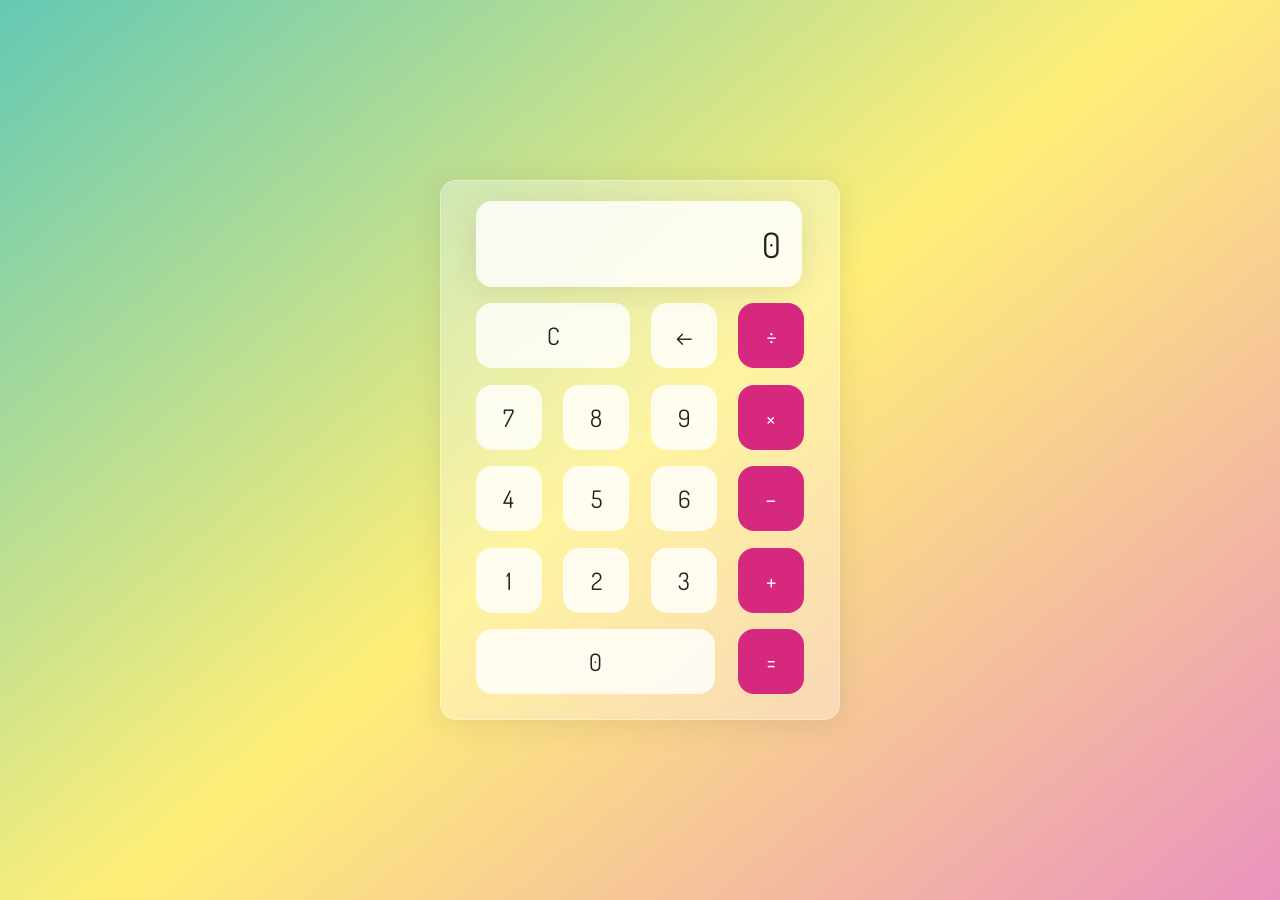
<file: index.html>
<!DOCTYPE html>
<html lang="pt-BR">
<head>
    <meta charset="UTF-8">
    <meta name="viewport" content="width=device-width, initial-scale=1.0">
    <title>Calculadora</title>
    <link rel="stylesheet" href="style.css">
</head>
<body>

    <div class="calculadora">
        <section class="tela">
            0
        </section>

        <section class="botoes">

            <div class="linha-botoes">
                <button class="botao deletar">          <!--    duas classes em 1 só tag   -->
                    C
                </button>
                <button class="botao">
                    &larr;
                </button>
                <button class="botao">
                    &divide;
                </button>
            </div>

            <div class="linha-botoes">
                <button class="botao">
                    7
                </button>
                <button class="botao">
                    8
                </button>
                <button class="botao">
                    9
                </button>
                <button class="botao">
                    &times;
                </button>
            </div>

            <div class="linha-botoes">
                <button class="botao">
                    4
                </button>
                <button class="botao">
                    5
                </button>
                <button class="botao">
                    6
                </button>
                <button class="botao">
                    &minus;
                </button>
            </div>

            <div class="linha-botoes">
                <button class="botao">
                    1
                </button>
                <button class="botao">
                    2
                </button>
                <button class="botao">
                    3
                </button>
                <button class="botao">
                    &plus;
                </button>
            </div>

            <div class="linha-botoes">
                <button class="botao triplo">
                    0
                </button>
                <button class="botao">
                    &equals;
                </button>
            </div>

        </section>

    </div>

    


    <script src="script.js"></script>
</body>
</html>
</file>
<file: style.css>
@import url('https://fonts.googleapis.com/css2?family=Dosis:wght@200..800&display=swap');


html{
    box-sizing: border-box;
    height: 100%;
}

*,
*::before,
*::after{
    box-sizing: inherit;
    margin: 0;
    padding: 0;
}

body{
    align-items: center;
    background: linear-gradient(320deg, #eb92be, #ffef78, #63c9b4);
    background-size: cover;
    display: flex;
    font-family: 'Dosis', sans-serif;
    font-display: swap;
    height: inherit;
    justify-content: center;

}

.calculadora{
    backdrop-filter: blur(5.5px);
    -webkit-backdrop-filter: blur(5.5px);
    background: rgba(255, 255, 255, 0.75);
    border: 1px solid rgba(255, 255, 255, 0.01);
    border-radius: 16px;
    box-shadow: 0 4px 30px rgba(35, 35, 35, 0.1);
    color: #232323;
    backdrop-filter: blur(4px);
    -webkit-backdrop-filter: blur(4px);
    background: rgba(255, 255, 255, 0.30);
    border: 1px solid rgba(255, 255, 255, 0.34);
    flex-basis: 400px;
    height: 540px;
    padding: 20px 35px;

}

.tela{
    backdrop-filter: blur(5.5px);
    -webkit-backdrop-filter: blur(5.5px);
    background: rgba(255, 255, 255, 0.75);
    border: 1px solid rgba(255, 255, 255, 0.01);
    border-radius: 16px;
    box-shadow: 0 4px 30px rgba(35, 35, 35, 0.1);
    color: #232323;
    font-size: 35px;
    overflow: auto;
    padding: 20px;
    text-align: right;
    width: 326px;

}

.linha-botoes{
    display: flex;
    justify-content: space-between;
    margin: 5% 0;

}

.botao{
    backdrop-filter: blur(5.5px);
    -webkit-backdrop-filter: blur(5.5px);
    background: rgba(255, 255, 255, 0.75);
    border: 1px solid rgba(255, 255, 255, 0.01);
    border-radius: 16px;
    box-shadow: 0 4 30px rgba(35, 35, 35, 0.1);
    color: #232323;
    flex-basis: 20%;
    font-family: inherit;
    font-size: 24px;
    height: 65px;

}

.botao:last-child{                                      /*  mexe apenas no ultimo botao de cada linha (os rosas)   */
    backdrop-filter: blur(5.5px);
    -webkit-backdrop-filter: blur(5.5px);
    background: rgba(255, 255, 255, 0.75);
    border: 1px solid rgba(255, 255, 255, 0.01);
    border-radius: 16px;
    box-shadow: 0 4 30px rgba(35, 35, 35, 0.1);
    color: #fff;
    background: #d72880;

}

.botao:last-child:hover{
    background-color: inherit;
    color: inherit;

}

.botao:last-child:active{
    background-color: #b8b8b8;
}

.botao:hover{
    background-color: inherit;
}

.botao:active{
    background-color: #b8b8b8;
}

.deletar{
    flex-basis: 47%;
}

.triplo{
    flex-basis: 73%;
}
</file>
